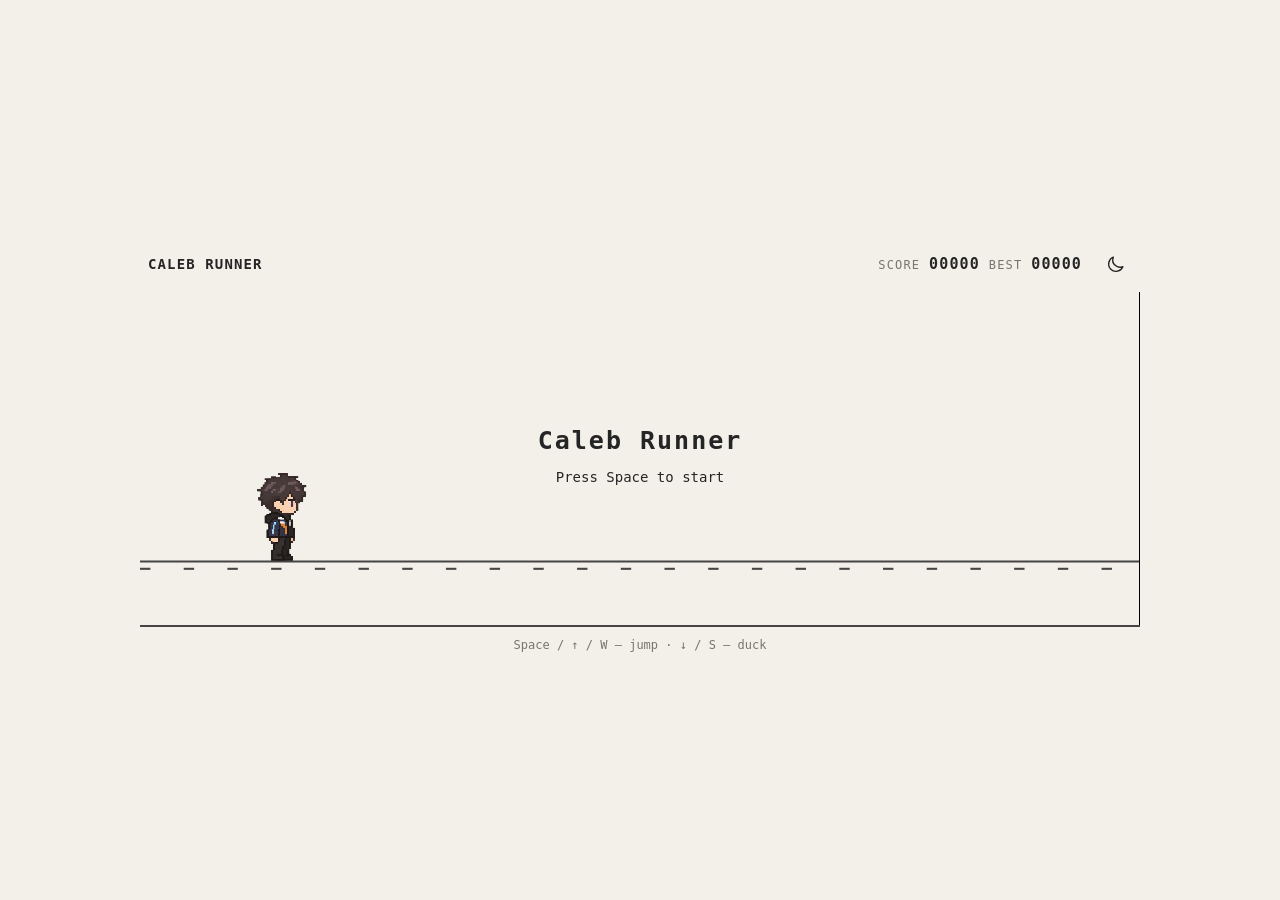
<file: index.html>
<!doctype html>
<html lang="ru">
<head>
  <meta charset="utf-8">
  <meta name="viewport" content="width=device-width, initial-scale=1, viewport-fit=cover">
  <meta name="theme-color" content="#f2f0e8">
  <title>Caleb Runner</title>
  <script>
    const savedTheme = localStorage.getItem('caleb-runner-theme');
    document.documentElement.dataset.theme = savedTheme || (matchMedia('(prefers-color-scheme: dark)').matches ? 'dark' : 'light');
  </script>
  <link rel="stylesheet" href="style.css">
</head>
<body>
  <main class="game-shell">
    <header class="hud" aria-label="Score">
      <div class="brand">CALEB RUNNER</div>
      <div class="scores"><span id="score-label">SCORE</span> <b id="score">00000</b><span id="best-label">BEST</span> <b id="best">00000</b></div>
      <button id="theme-toggle" class="theme-toggle" type="button" aria-label="Переключить тему">
        <svg class="sun-icon" viewBox="0 0 24 24" aria-hidden="true"><circle cx="12" cy="12" r="4"/><path d="M12 1.5v3M12 19.5v3M4.57 4.57l2.12 2.12m10.62 10.62 2.12 2.12M1.5 12h3m15 0h3M4.57 19.43l2.12-2.12M17.31 6.69l2.12-2.12"/></svg>
        <svg class="moon-icon" viewBox="0 0 24 24" aria-hidden="true"><path d="M20.2 15.2A8.7 8.7 0 0 1 8.8 3.8 8.8 8.8 0 1 0 20.2 15.2Z"/></svg>
      </button>
    </header>
    <div class="canvas-wrap">
      <canvas id="game" width="960" height="320" aria-label="Caleb Runner game"></canvas>
      <div id="message" class="message" aria-live="polite">
        <strong id="message-title">Caleb Runner</strong>
        <span id="message-help">Нажмите Space, чтобы начать</span>
      </div>
    </div>
    <footer id="controls">Space / ↑ / W — прыжок <span>·</span> ↓ / S — пригнуться</footer>
  </main>
  <div class="mobile-controls" aria-label="Игровое управление">
    <button id="jump-zone" class="touch-zone" type="button">
      <svg viewBox="0 0 24 24" aria-hidden="true"><path d="M5 15 12 8 19 15"/></svg>
    </button>
    <button id="duck-zone" class="touch-zone" type="button">
      <svg viewBox="0 0 24 24" aria-hidden="true"><path d="m5 9 7 7 7-7"/></svg>
    </button>
  </div>
  <script src="sprite-config.js"></script>
  <script src="game.js"></script>
</body>
</html>
</file>
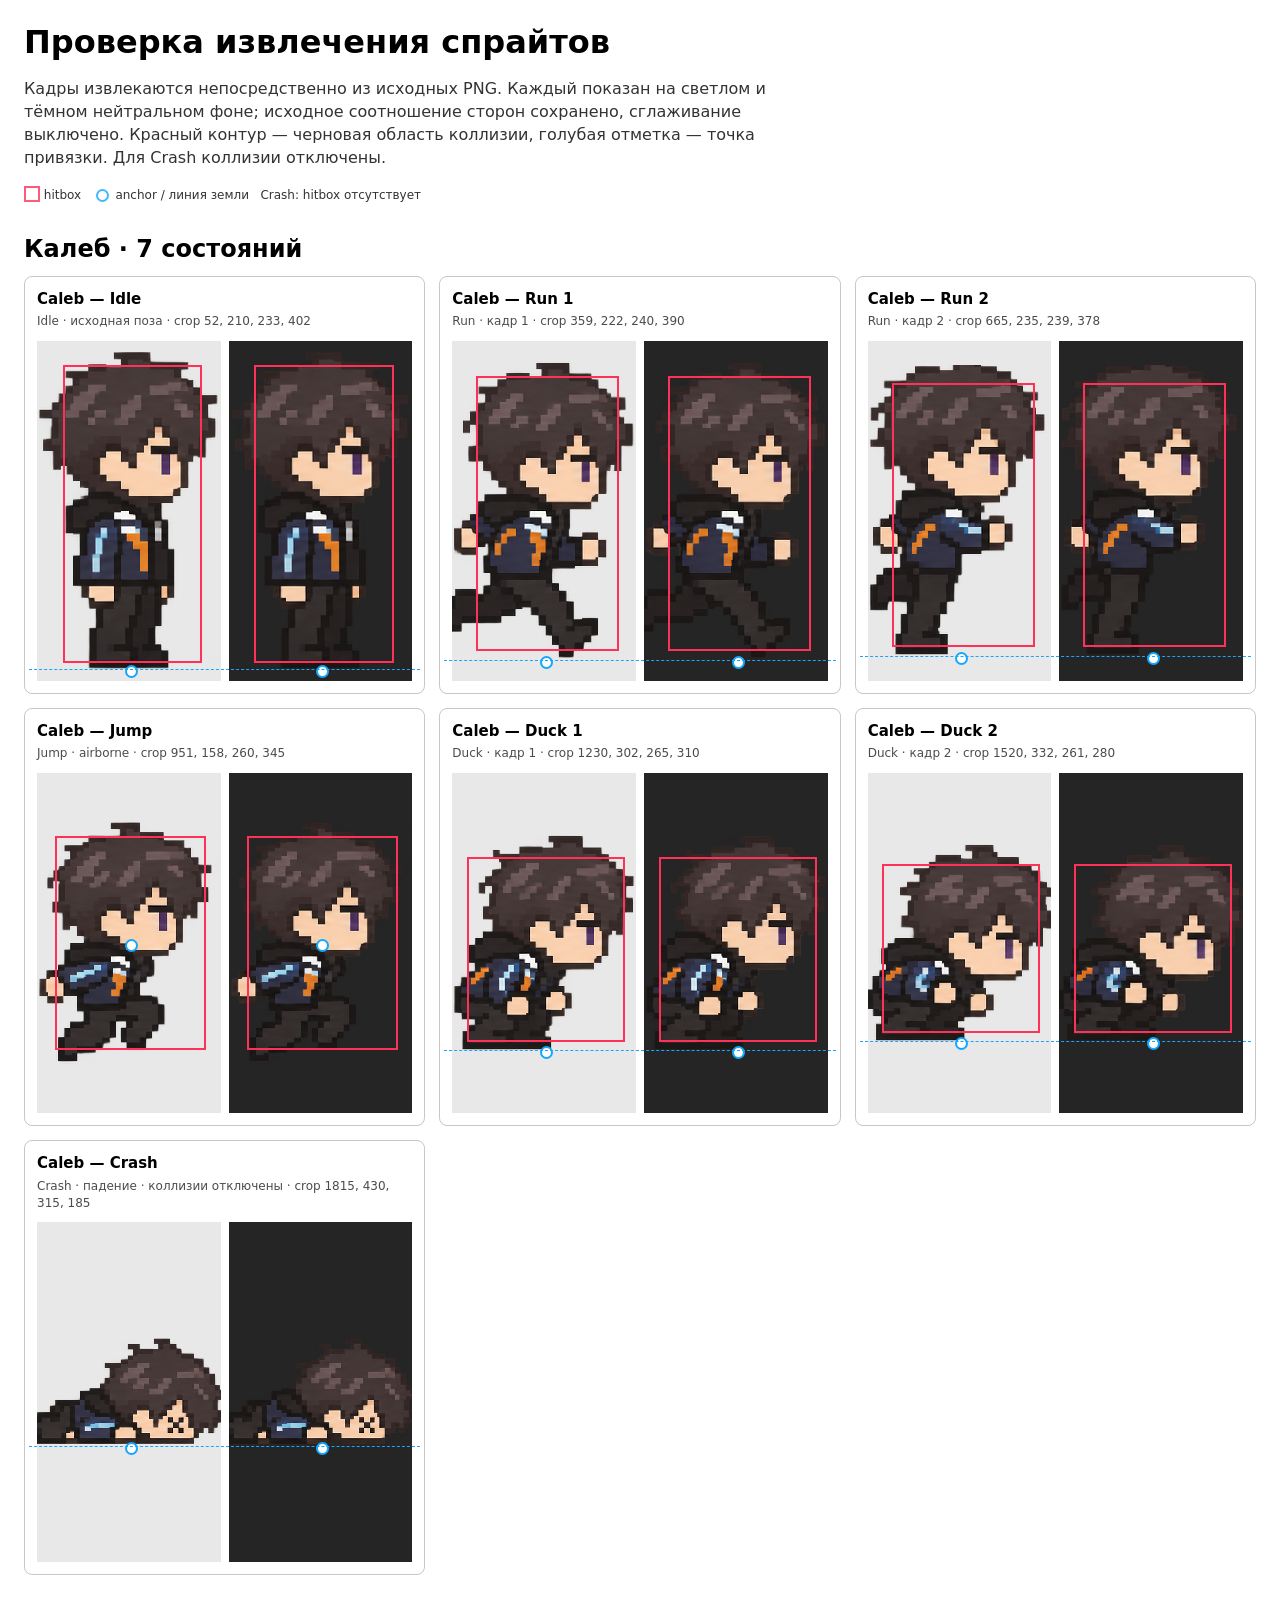
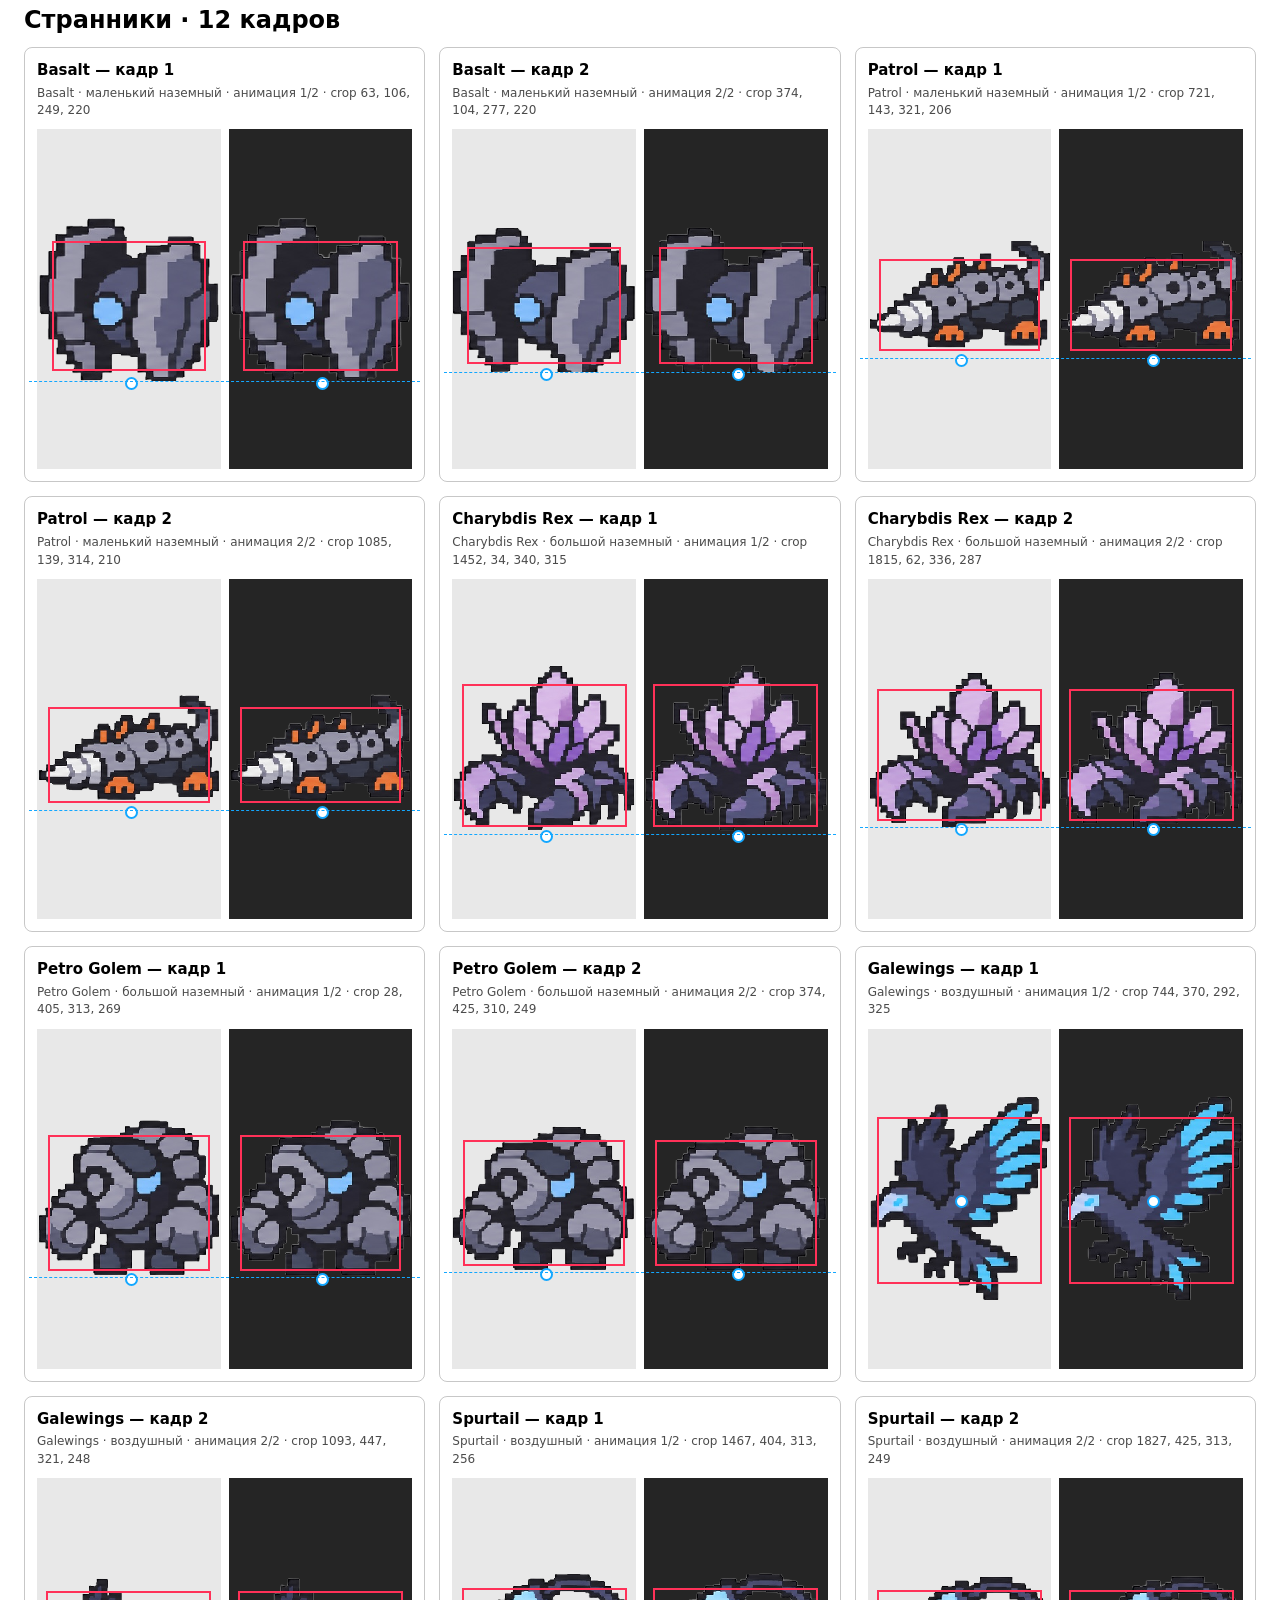
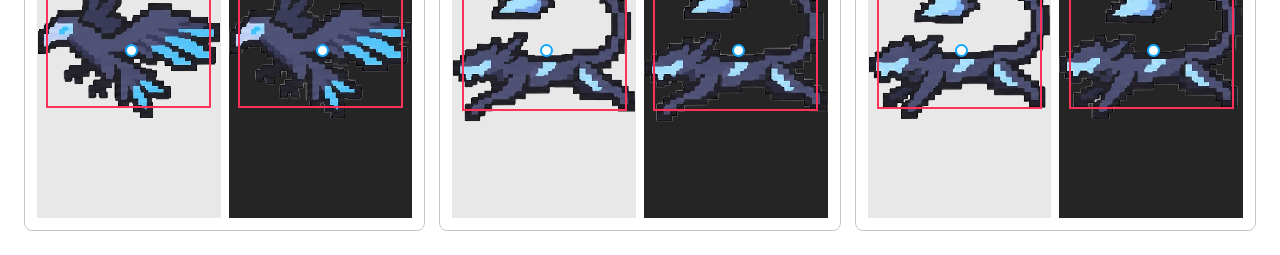
<file: sprite-check.html>
<!doctype html>
<html lang="ru">
<head>
  <meta charset="utf-8">
  <meta name="viewport" content="width=device-width, initial-scale=1">
  <title>Проверка спрайтов</title>
  <style>
    :root { color-scheme: light dark; font: 16px/1.45 system-ui, sans-serif; }
    body { margin: 0; padding: 24px; background: Canvas; color: CanvasText; }
    h1, h2 { line-height: 1.15; }
    h1 { margin: 0 0 8px; } h2 { margin: 32px 0 12px; }
    .intro { max-width: 75ch; opacity: .8; }
    .grid { display: grid; grid-template-columns: repeat(auto-fit, minmax(380px, 1fr)); gap: 14px; }
    .card { min-width: 0; border: 1px solid color-mix(in srgb, CanvasText 22%, transparent); border-radius: 8px; padding: 12px; }
    .card h3 { font-size: 15px; margin: 0 0 3px; }
    .meta { font-size: 12px; opacity: .7; margin-bottom: 10px; }
    .previews { display: grid; grid-template-columns: 1fr 1fr; gap: 8px; }
    .preview { min-width: 0; overflow: visible; min-height: 340px; display: flex; align-items: center; justify-content: center; position: relative; }
    .preview.light { background: #e8e8e8; }
    .preview.dark { background: #252525; }
    .stage { position: relative; display: inline-block; line-height: 0; max-width: 100%; }
    canvas { display: block; width: 100%; height: auto; image-rendering: pixelated; image-rendering: crisp-edges; }
    .hitbox { position: absolute; box-sizing: border-box; border: 2px solid #ff3158; pointer-events: none; }
    .anchor { position: absolute; width: 9px; height: 9px; margin: -4px 0 0 -4px; border: 2px solid #13a7ff; border-radius: 50%; background: #fff; pointer-events: none; }
    .ground { position: absolute; left: -8px; right: -8px; border-top: 1px dashed #13a7ff; pointer-events: none; }
    .legend { font-size: 12px; margin-top: 10px; opacity: .8; }
    .swatch { display: inline-block; width: 12px; height: 12px; border: 2px solid #ff3158; vertical-align: -3px; }
    .dot { display: inline-block; width: 9px; height: 9px; border: 2px solid #13a7ff; border-radius: 50%; vertical-align: -3px; margin: 0 3px; }
    .error { color: #c00; padding: 16px; }
    @media (max-width: 600px) { body { padding: 14px; } .grid { grid-template-columns: 1fr; } .preview { min-height: 160px; } }
  </style>
</head>
<body>
  <h1>Проверка извлечения спрайтов</h1>
  <p class="intro">Кадры извлекаются непосредственно из исходных PNG. Каждый показан на светлом и тёмном нейтральном фоне; исходное соотношение сторон сохранено, сглаживание выключено. Красный контур — черновая область коллизии, голубая отметка — точка привязки. Для Crash коллизии отключены.</p>
  <div class="legend"><span class="swatch"></span> hitbox &nbsp; <span class="dot"></span> anchor / линия земли &nbsp; Crash: hitbox отсутствует</div>
  <main id="content"></main>
  <script>
    // Rectangles are explicit source-pixel coordinates: [x, y, width, height].
    // Caleb's isolated sheet artifacts are excluded from the character crops.
    const caleb = [
      { name: 'Caleb — Idle', state: 'Idle · исходная поза', image: 'Caleb.png', rect: [52, 210, 233, 402], anchor: 'ground', hit: [0.14, 0.04, 0.76, 0.94] },
      { name: 'Caleb — Run 1', state: 'Run · кадр 1', image: 'Caleb.png', rect: [359, 222, 240, 390], anchor: 'ground', hit: [0.13, 0.05, 0.78, 0.92] },
      { name: 'Caleb — Run 2', state: 'Run · кадр 2', image: 'Caleb.png', rect: [665, 235, 239, 378], anchor: 'ground', hit: [0.13, 0.06, 0.78, 0.91] },
      { name: 'Caleb — Jump', state: 'Jump · airborne', image: 'Caleb.png', rect: [951, 158, 260, 345], anchor: 'air', hit: [0.10, 0.06, 0.82, 0.88] },
      { name: 'Caleb — Duck 1', state: 'Duck · кадр 1', image: 'Caleb.png', rect: [1230, 302, 265, 310], anchor: 'ground', hit: [0.08, 0.10, 0.86, 0.86] },
      { name: 'Caleb — Duck 2', state: 'Duck · кадр 2', image: 'Caleb.png', rect: [1520, 332, 261, 280], anchor: 'ground', hit: [0.08, 0.10, 0.86, 0.86] },
      { name: 'Caleb — Crash', state: 'Crash · падение · коллизии отключены', image: 'Caleb.png', rect: [1815, 430, 315, 185], anchor: 'ground', hit: null },
    ];
    const wanderers = [
      ['Basalt', 'маленький наземный', [63,106,249,220], [374,104,277,220], 'ground', [0.08,0.14,0.84,0.80]],
      ['Patrol', 'маленький наземный', [721,143,321,206], [1085,139,314,210], 'ground', [0.06,0.16,0.88,0.78]],
      ['Charybdis Rex', 'большой наземный', [1452,34,340,315], [1815,62,336,287], 'ground', [0.05,0.12,0.90,0.84]],
      ['Petro Golem', 'большой наземный', [28,405,313,269], [374,425,310,249], 'ground', [0.06,0.10,0.88,0.86]],
      ['Galewings', 'воздушный', [744,370,292,325], [1093,447,321,248], 'air', [0.05,0.10,0.90,0.82]],
      ['Spurtail', 'воздушный', [1467,404,313,256], [1827,425,313,249], 'air', [0.05,0.10,0.90,0.82]],
    ].flatMap(([species, category, a, b, anchor, hit]) => [a,b].map((rect, i) => ({
      name: `${species} — кадр ${i+1}`, state: `${species} · ${category} · анимация ${i+1}/2`, image: 'Wanderers.png', rect, anchor, hit
    })));

    function addSection(title, sprites) {
      const section = document.createElement('section');
      const heading = document.createElement('h2'); heading.textContent = title; section.append(heading);
      const grid = document.createElement('div'); grid.className = 'grid';
      for (const s of sprites) {
        const card = document.createElement('article'); card.className = 'card';
        const h = document.createElement('h3'); h.textContent = s.name;
        const meta = document.createElement('div'); meta.className = 'meta'; meta.textContent = `${s.state} · crop ${s.rect.join(', ')}`;
        const previews = document.createElement('div'); previews.className = 'previews';
        for (const theme of ['light','dark']) {
          const preview = document.createElement('div'); preview.className = `preview ${theme}`; preview.title = theme === 'light' ? 'Светлый фон' : 'Тёмный фон';
          const stage = document.createElement('div'); stage.className = 'stage';
          const canvas = document.createElement('canvas');
          const [sx,sy,sw,sh] = s.rect; const scale = 2;
          canvas.width = sw * scale; canvas.height = sh * scale;
          // CSS controls width only; the intrinsic canvas ratio determines height.
          stage.style.width = `${sw * scale}px`;
          canvas.dataset.sourceRatio = `${sw}/${sh}`;
          canvas.dataset.displayRatio = `${canvas.width}/${canvas.height}`;
          const ctx = canvas.getContext('2d'); ctx.imageSmoothingEnabled = false;
          const img = new Image(); img.src = s.image;
          img.onload = () => ctx.drawImage(img, sx, sy, sw, sh, 0, 0, canvas.width, canvas.height);
          img.onerror = () => { const e = document.createElement('div'); e.className='error'; e.textContent=`Не удалось загрузить ${s.image}`; preview.append(e); };
          stage.append(canvas);
          if (s.hit) {
            const [hx,hy,hw,hh] = s.hit; const box = document.createElement('i'); box.className='hitbox';
            box.style.left=`${hx*100}%`; box.style.top=`${hy*100}%`; box.style.width=`${hw*100}%`; box.style.height=`${hh*100}%`; stage.append(box);
          }
          const anchor = document.createElement('i'); anchor.className='anchor'; anchor.style.left='50%';
          if (s.anchor === 'ground') { anchor.style.top='100%'; stage.append(anchor); const line=document.createElement('i'); line.className='ground'; line.style.top='100%'; stage.append(line); }
          else { anchor.style.top='50%'; stage.append(anchor); }
          preview.append(stage); previews.append(preview);
        }
        card.append(h,meta,previews); grid.append(card);
      }
      section.append(grid); document.querySelector('#content').append(section);
    }
    addSection('Калеб · 7 состояний', caleb);
    addSection('Странники · 12 кадров', wanderers);
  </script>
</body>
</html>
</file>
<file: style.css>
:root {
  color-scheme: light;
  --paper: #f2f0e8;
  --ink: #252525;
  --line: #454545;
  --muted: #77756e;
  font-family: ui-monospace, SFMono-Regular, Menlo, Monaco, Consolas, monospace;
}
:root[data-theme="dark"] {
  color-scheme: dark;
  --paper: #20211f;
  --ink: #eeeae0;
  --line: #cfcbc1;
  --muted: #aaa69c;
}
* { box-sizing: border-box; }
html, body, body * {
  -webkit-touch-callout: none;
  -webkit-user-select: none;
  user-select: none;
  -webkit-tap-highlight-color: transparent;
}
body { margin: 0; min-height: 100vh; display: grid; place-items: center; padding: 18px; background: var(--paper); color: var(--ink); }
.game-shell { width: min(100%, 1000px); }
.hud { display: flex; justify-content: space-between; align-items: center; gap: 14px; padding: 0 8px 12px; font-size: 14px; letter-spacing: .08em; }
.brand { font-weight: 800; }
.theme-toggle { display: grid; flex: 0 0 32px; place-items: center; width: 32px; height: 32px; margin-left: 4px; padding: 5px; border: 0; border-radius: 0; color: var(--ink); background: transparent; cursor: pointer; }
.theme-toggle:hover { opacity: .68; }
.theme-toggle:focus-visible { outline: 2px solid var(--ink); outline-offset: 3px; }
.theme-toggle svg { width: 20px; height: 20px; fill: none; stroke: currentColor; stroke-width: 1.7; stroke-linecap: round; stroke-linejoin: round; }
:root[data-theme="light"] .sun-icon, :root[data-theme="dark"] .moon-icon { display: none; }
.scores { display: flex; gap: 9px; align-items: baseline; margin-left: auto; white-space: nowrap; font-size: 12px; color: var(--muted); }
.scores b { min-width: 5ch; color: var(--ink); font-size: 15px; }
.canvas-wrap { position: relative; overflow: hidden; border-bottom: 2px solid var(--line); }
canvas { display: block; width: 100%; height: auto; aspect-ratio: 3 / 1; image-rendering: pixelated; image-rendering: crisp-edges; }
.message { position: absolute; inset: 0; display: flex; flex-direction: column; align-items: center; justify-content: center; gap: 9px; text-align: center; pointer-events: none; color: var(--ink); }
.message strong { font-size: clamp(18px, 3vw, 25px); letter-spacing: .08em; }
.message span { padding: 5px 9px; background: var(--paper); font-size: clamp(11px, 2vw, 14px); }
.message.hidden { display: none; }
#controls { padding: 11px 8px 0; color: var(--muted); font-size: 12px; text-align: center; }
#controls span { padding: 0 8px; }
@media (max-width: 520px) { body { padding: 12px 8px; } .hud { font-size: 11px; gap: 6px; } .theme-toggle { flex-basis: 28px; width: 28px; height: 30px; margin-left: 0; padding: 4px; } .scores { gap: 5px; font-size: 10px; } .scores b { font-size: 12px; } #controls { font-size: 10px; } }
.mobile-controls { display: none; }
@media (pointer: coarse) {
  html, body { width: 100%; height: 100%; overflow: hidden; overscroll-behavior: none; touch-action: none; }
  body { position: fixed; inset: 0; min-height: 100%; user-select: none; -webkit-user-select: none; }
  .game-shell { position: fixed; z-index: 1; left: 50%; bottom: 50vh; width: calc(100% - 16px); transform: translateX(-50%); }
  canvas { transform: scale(1.20); transform-origin: left center; }
  .canvas-wrap { border-bottom: 0; }
  #controls { display: none; }
  .mobile-controls { position: fixed; z-index: 2; inset: 50vh 0 0; display: grid; grid-template-rows: 1fr 1fr; padding-bottom: env(safe-area-inset-bottom); touch-action: none; }
  .touch-zone { display: grid; place-items: center; width: 100%; height: 100%; margin: 0; padding: 0; border: 0; border-radius: 0; color: var(--muted); background: transparent; -webkit-tap-highlight-color: transparent; touch-action: none; }
  .touch-zone svg { width: 30px; height: 30px; fill: none; stroke: currentColor; stroke-width: 1.8; stroke-linecap: round; stroke-linejoin: round; }
}
</file>
